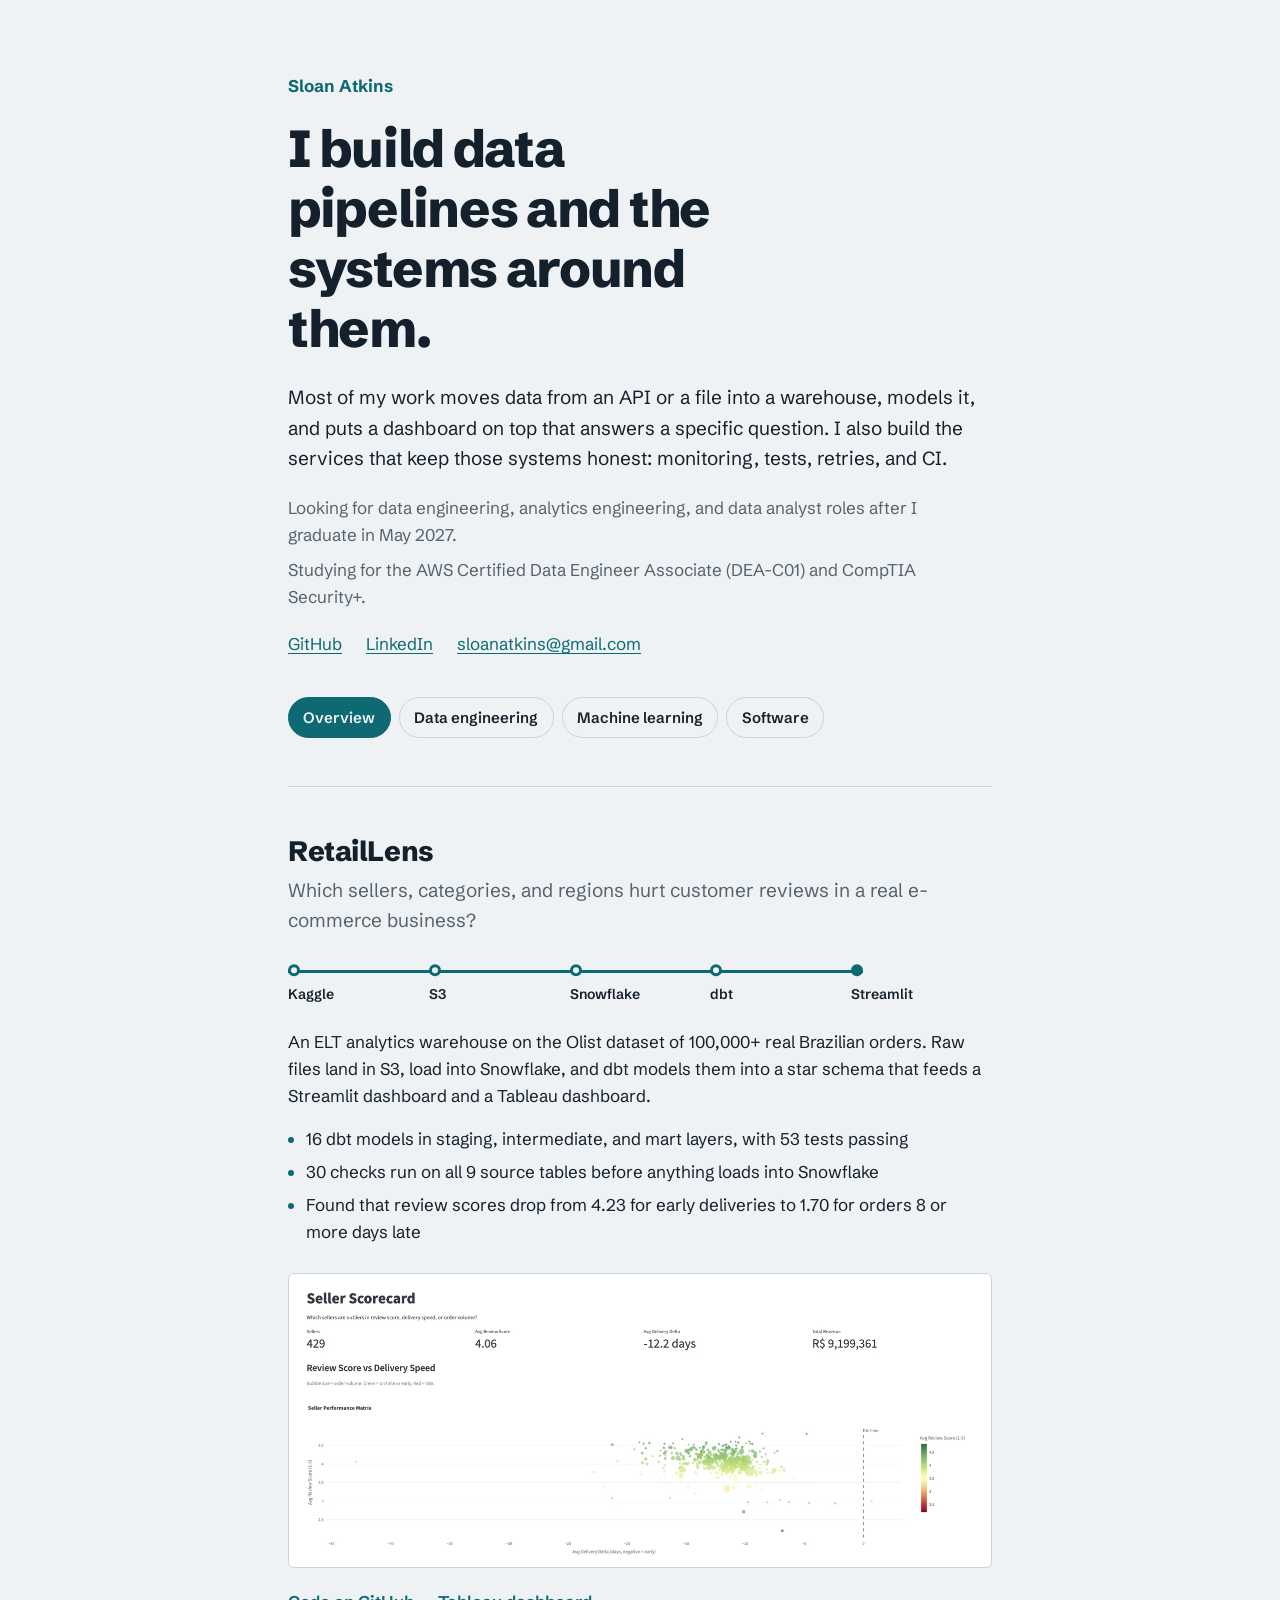
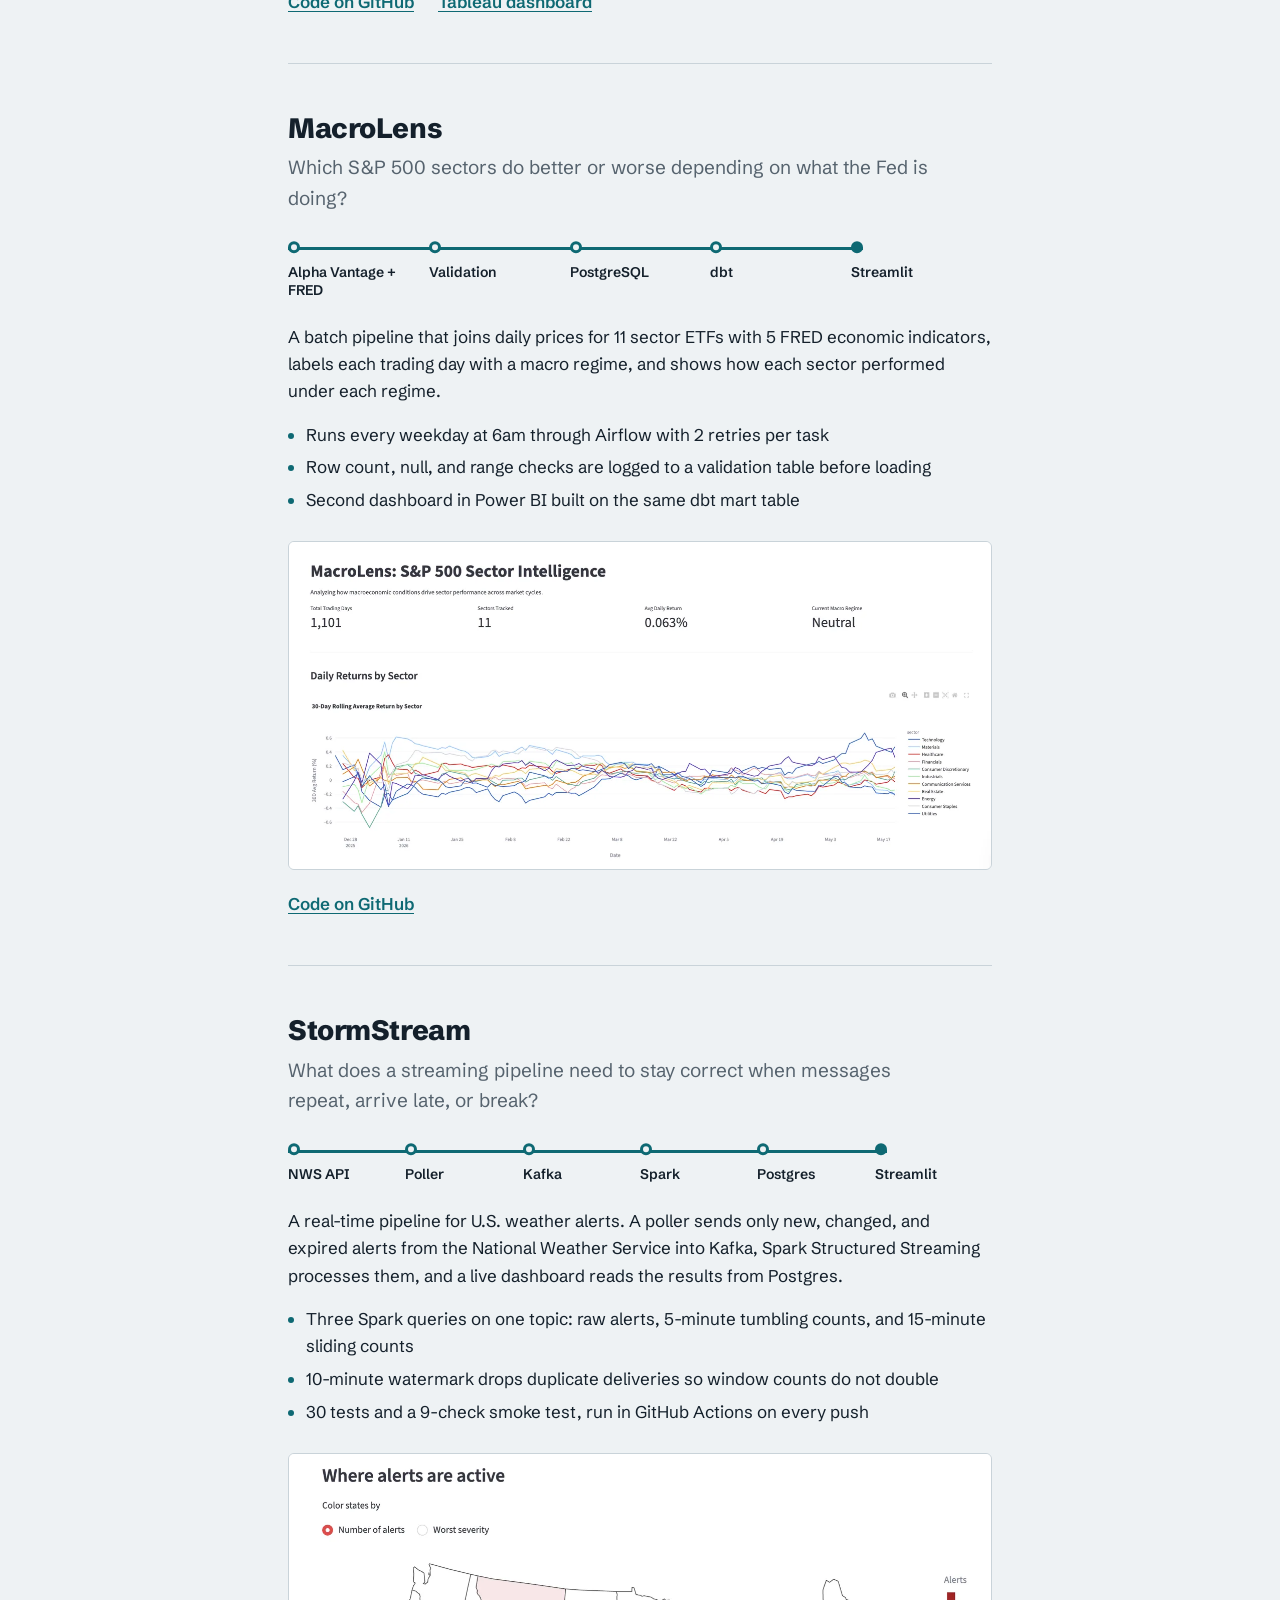
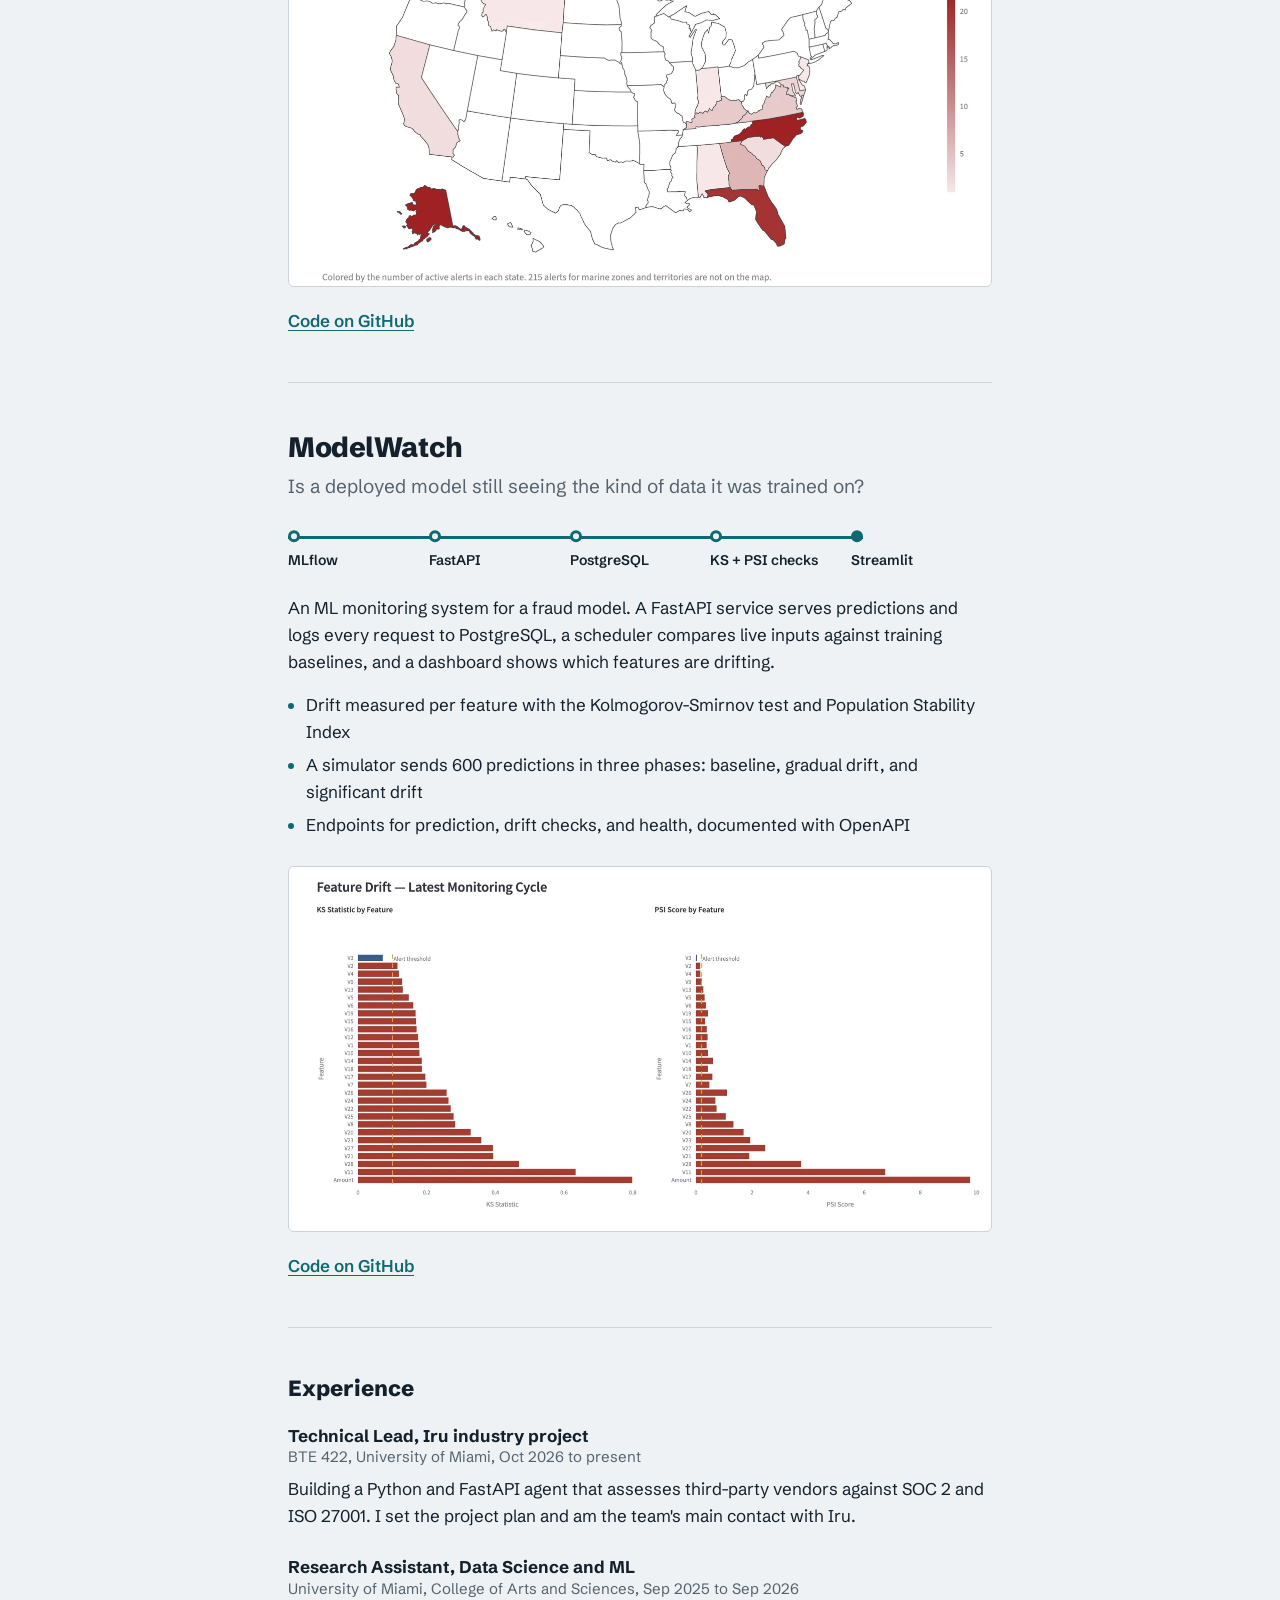
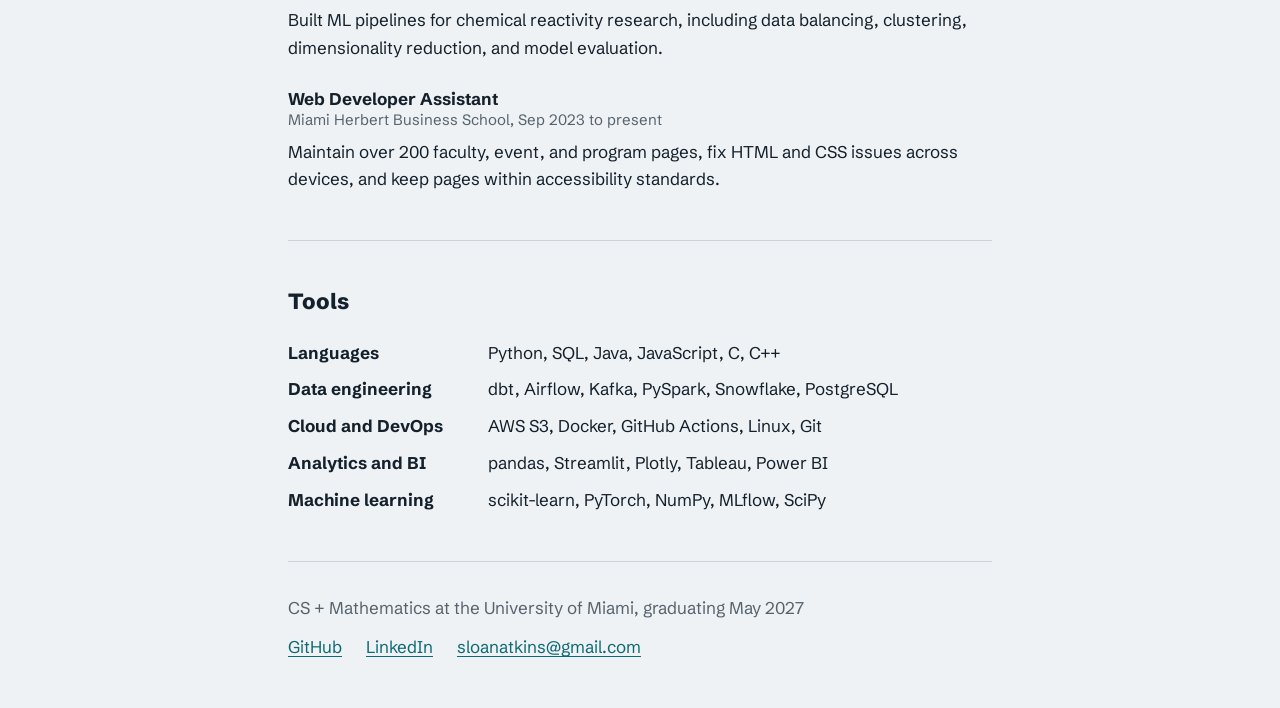
<file: index.html>
<!doctype html>
<html lang="en">
<head>
  <meta charset="utf-8">
  <meta name="viewport" content="width=device-width, initial-scale=1">
  <title>Sloan Atkins</title>
  <meta name="description" content="Data pipelines, analytics warehouses, and the systems around them. CS and Mathematics at the University of Miami.">
  <meta property="og:title" content="Sloan Atkins">
  <meta property="og:description" content="Data pipelines, analytics warehouses, and the systems around them. CS and Mathematics at the University of Miami.">
  <meta property="og:type" content="website">
  <link rel="preconnect" href="https://fonts.googleapis.com">
  <link rel="preconnect" href="https://fonts.gstatic.com" crossorigin>
  <link href="https://fonts.googleapis.com/css2?family=Schibsted+Grotesk:wght@400;600;700;800&display=swap" rel="stylesheet">
  <link rel="stylesheet" href="/assets/site.css">
</head>
<body data-track="all">
  <main id="app">
    <noscript><p>This page needs JavaScript. My projects are at <a href="https://github.com/sloanatkins">github.com/sloanatkins</a>.</p></noscript>
  </main>
  <script src="/assets/content.js"></script>
  <script src="/assets/render.js"></script>
</body>
</html>
</file>
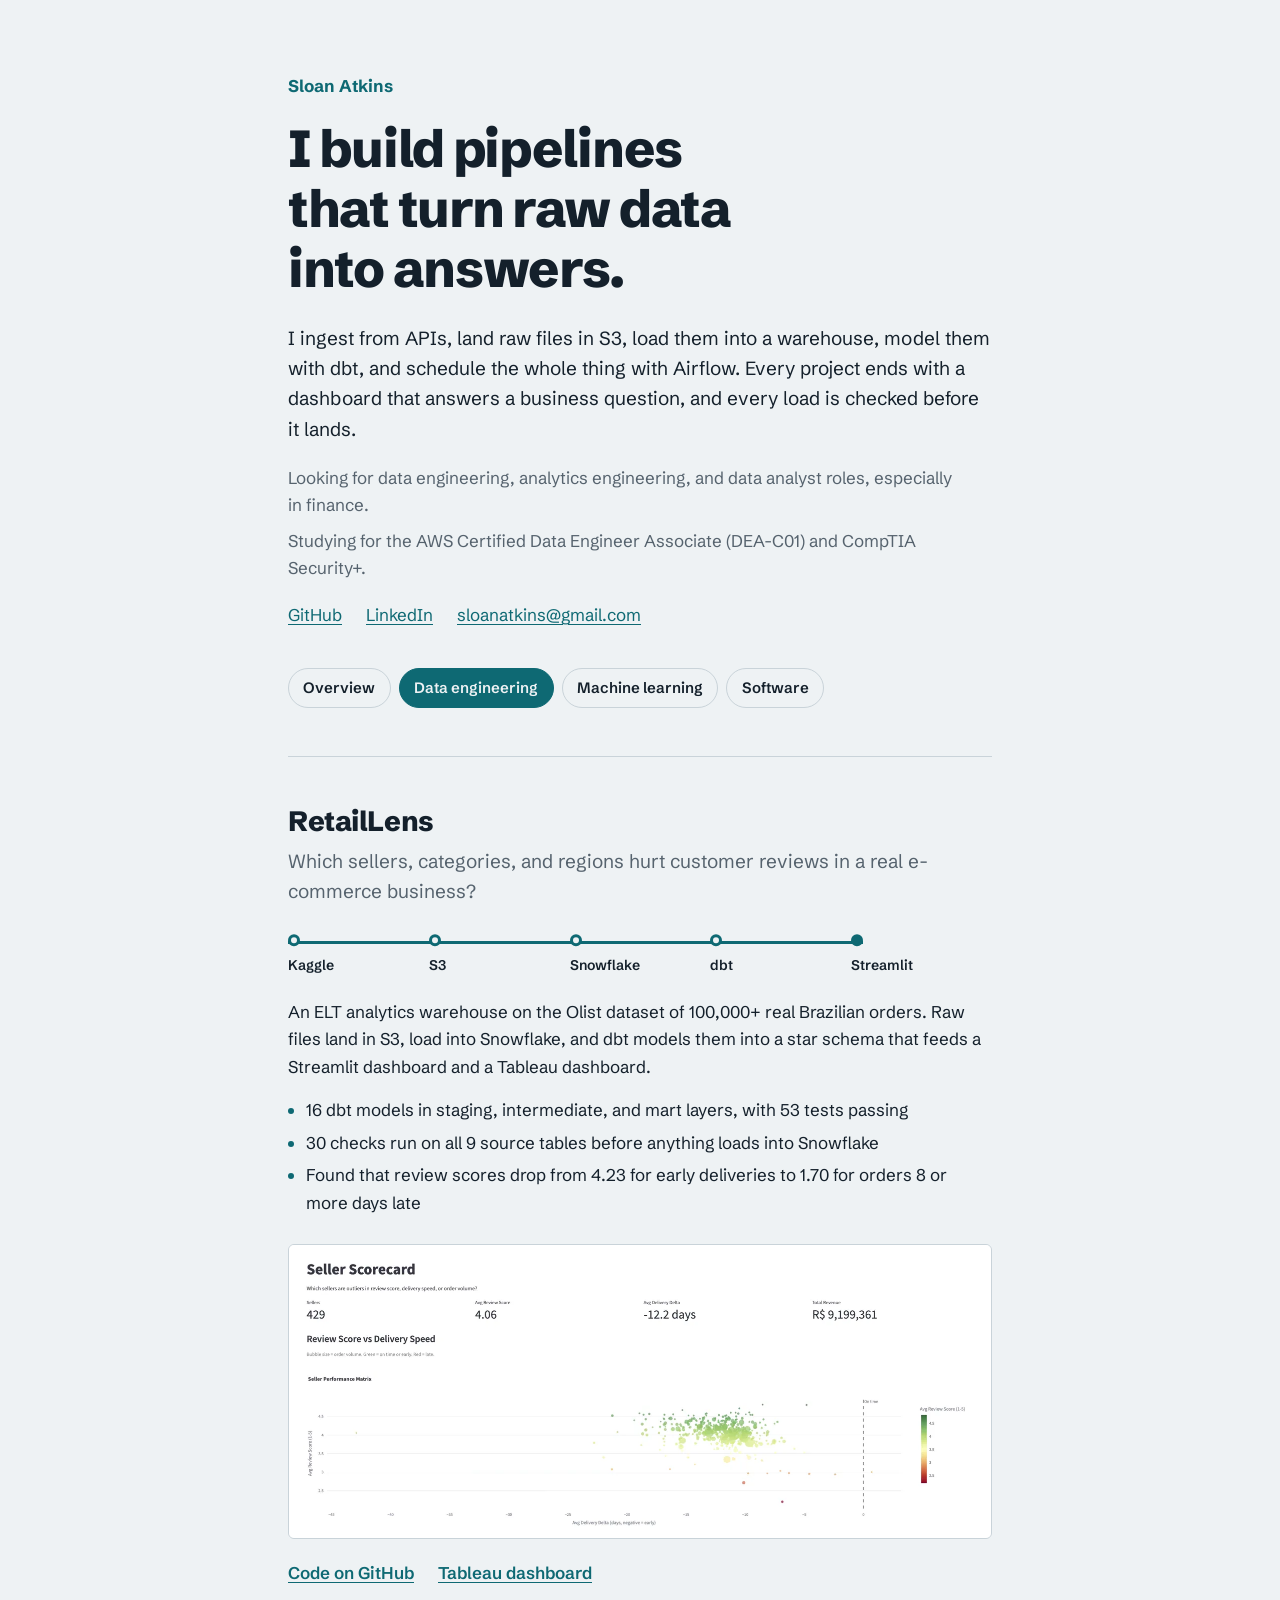
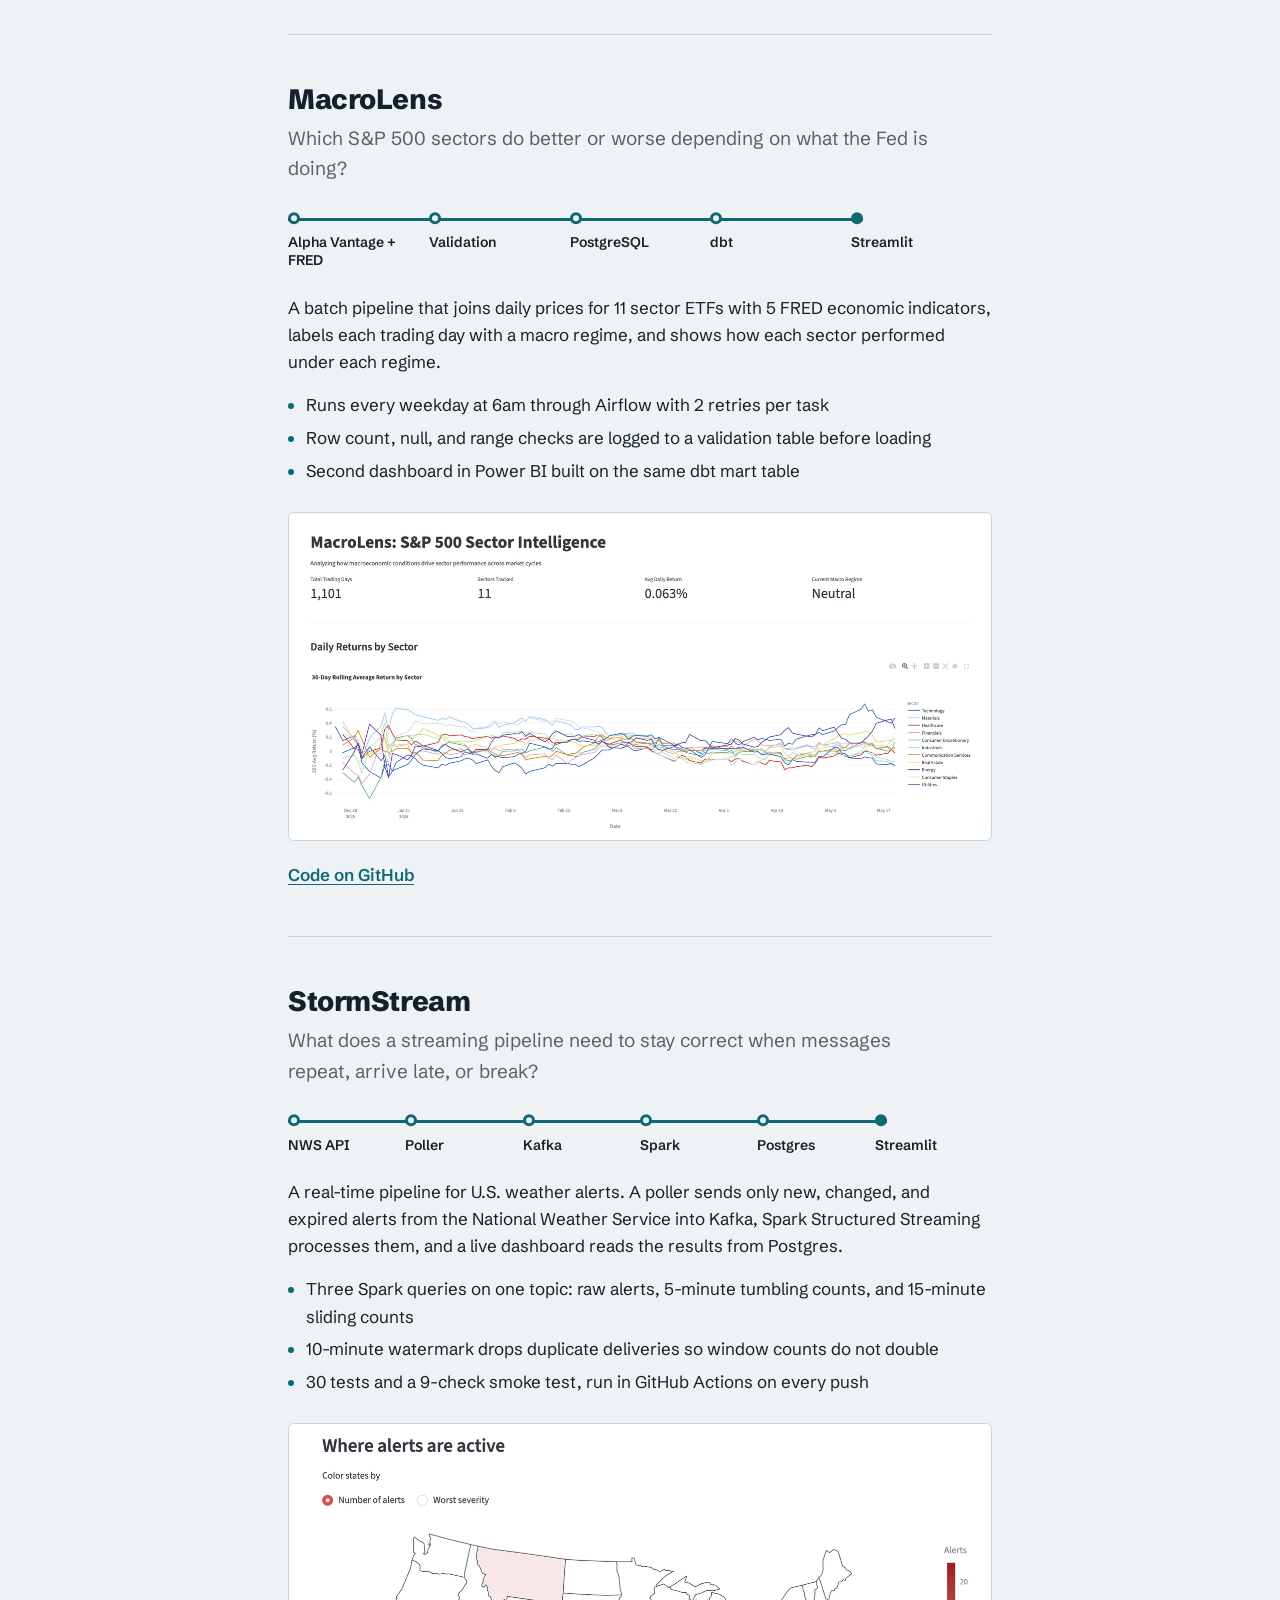
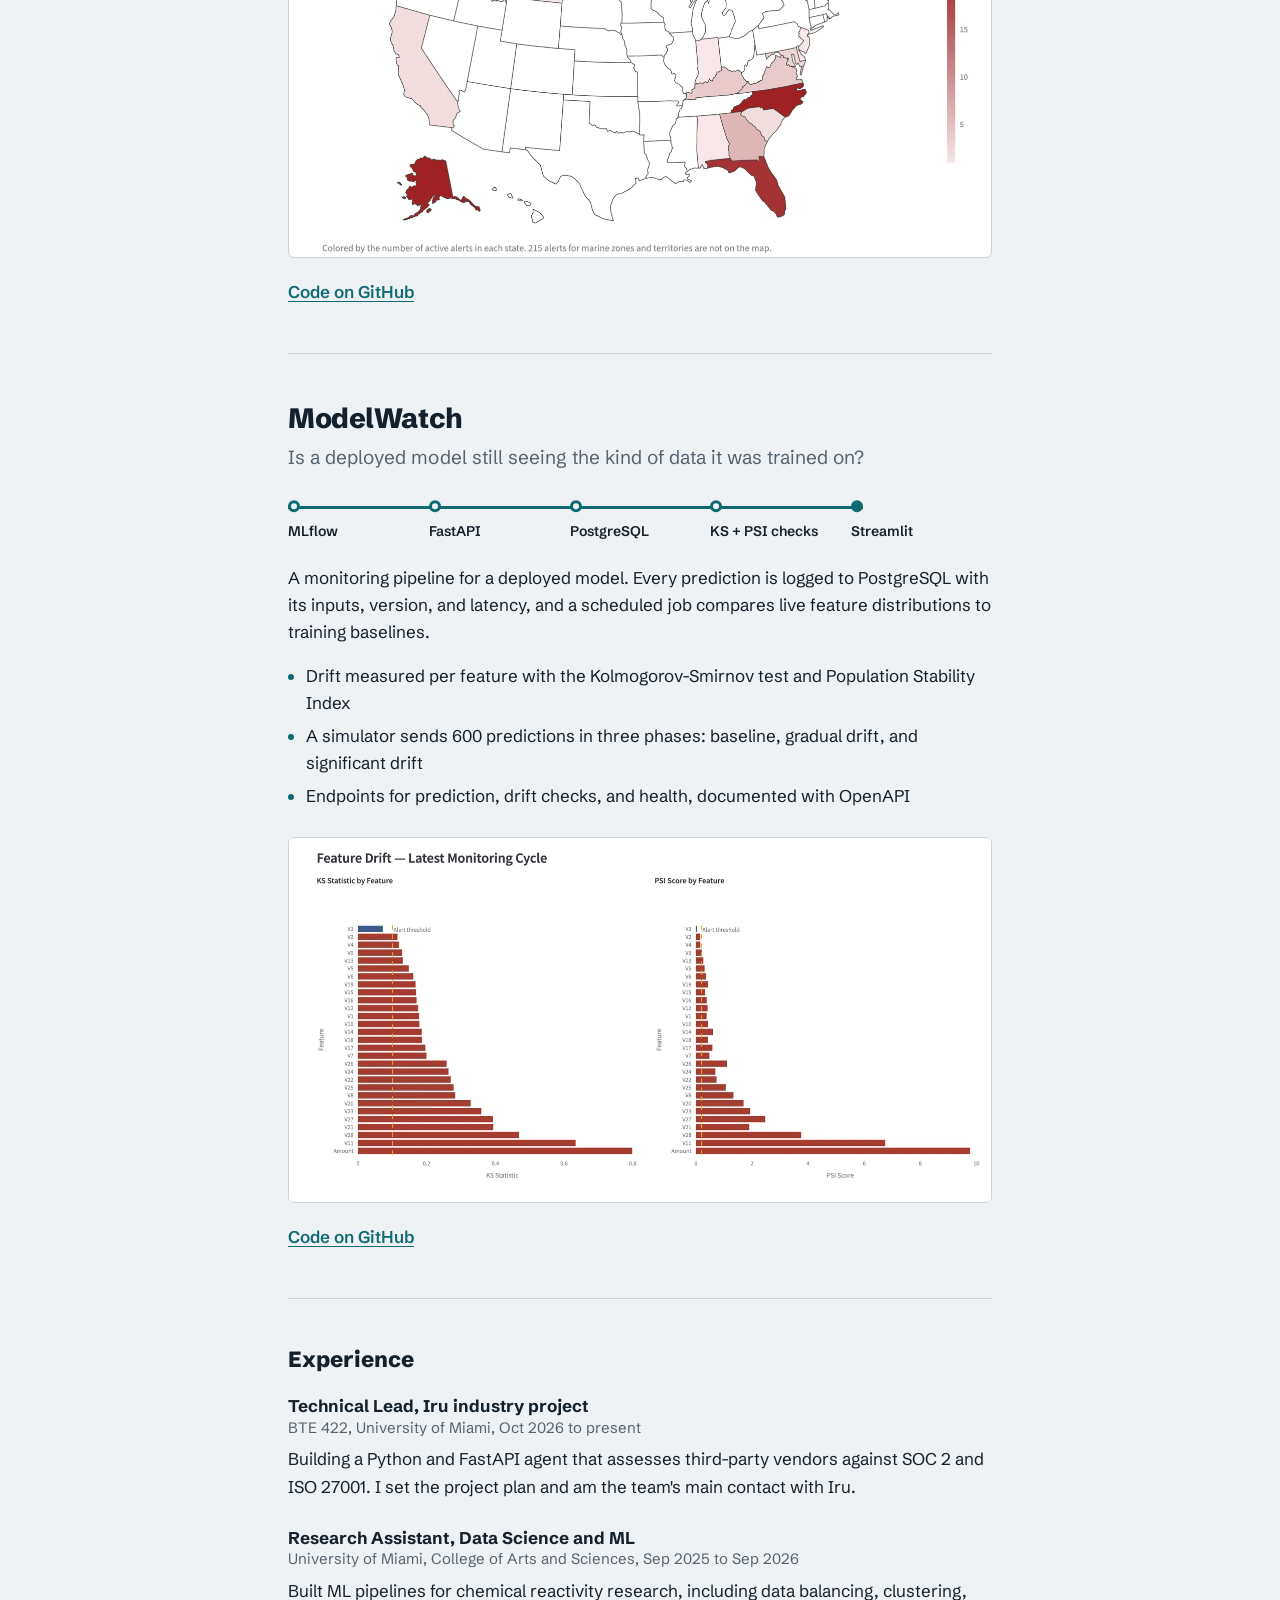
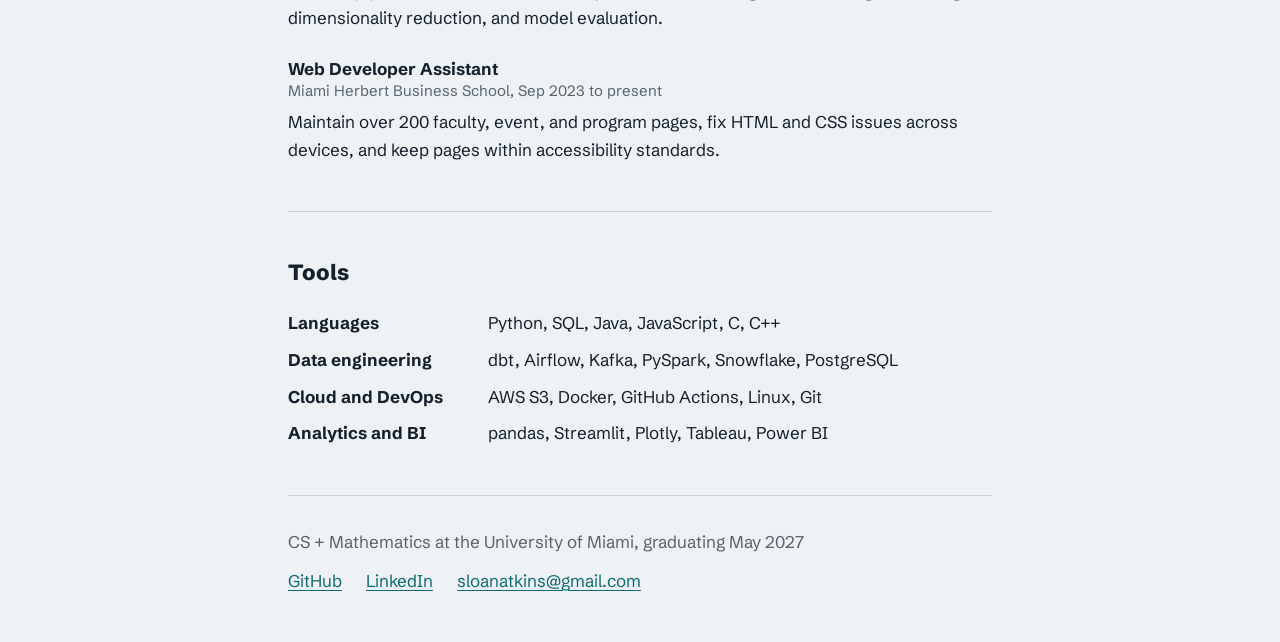
<file: data/index.html>
<!doctype html>
<html lang="en">
<head>
  <meta charset="utf-8">
  <meta name="viewport" content="width=device-width, initial-scale=1">
  <title>Sloan Atkins, data engineering</title>
  <meta name="description" content="Pipelines that turn raw data into answers: S3, Snowflake, dbt, Airflow, Kafka, and Spark.">
  <meta property="og:title" content="Sloan Atkins, data engineering">
  <meta property="og:description" content="Pipelines that turn raw data into answers: S3, Snowflake, dbt, Airflow, Kafka, and Spark.">
  <meta property="og:type" content="website">
  <link rel="preconnect" href="https://fonts.googleapis.com">
  <link rel="preconnect" href="https://fonts.gstatic.com" crossorigin>
  <link href="https://fonts.googleapis.com/css2?family=Schibsted+Grotesk:wght@400;600;700;800&display=swap" rel="stylesheet">
  <link rel="stylesheet" href="/assets/site.css">
</head>
<body data-track="data">
  <main id="app">
    <noscript><p>This page needs JavaScript. My projects are at <a href="https://github.com/sloanatkins">github.com/sloanatkins</a>.</p></noscript>
  </main>
  <script src="/assets/content.js"></script>
  <script src="/assets/render.js"></script>
</body>
</html>
</file>
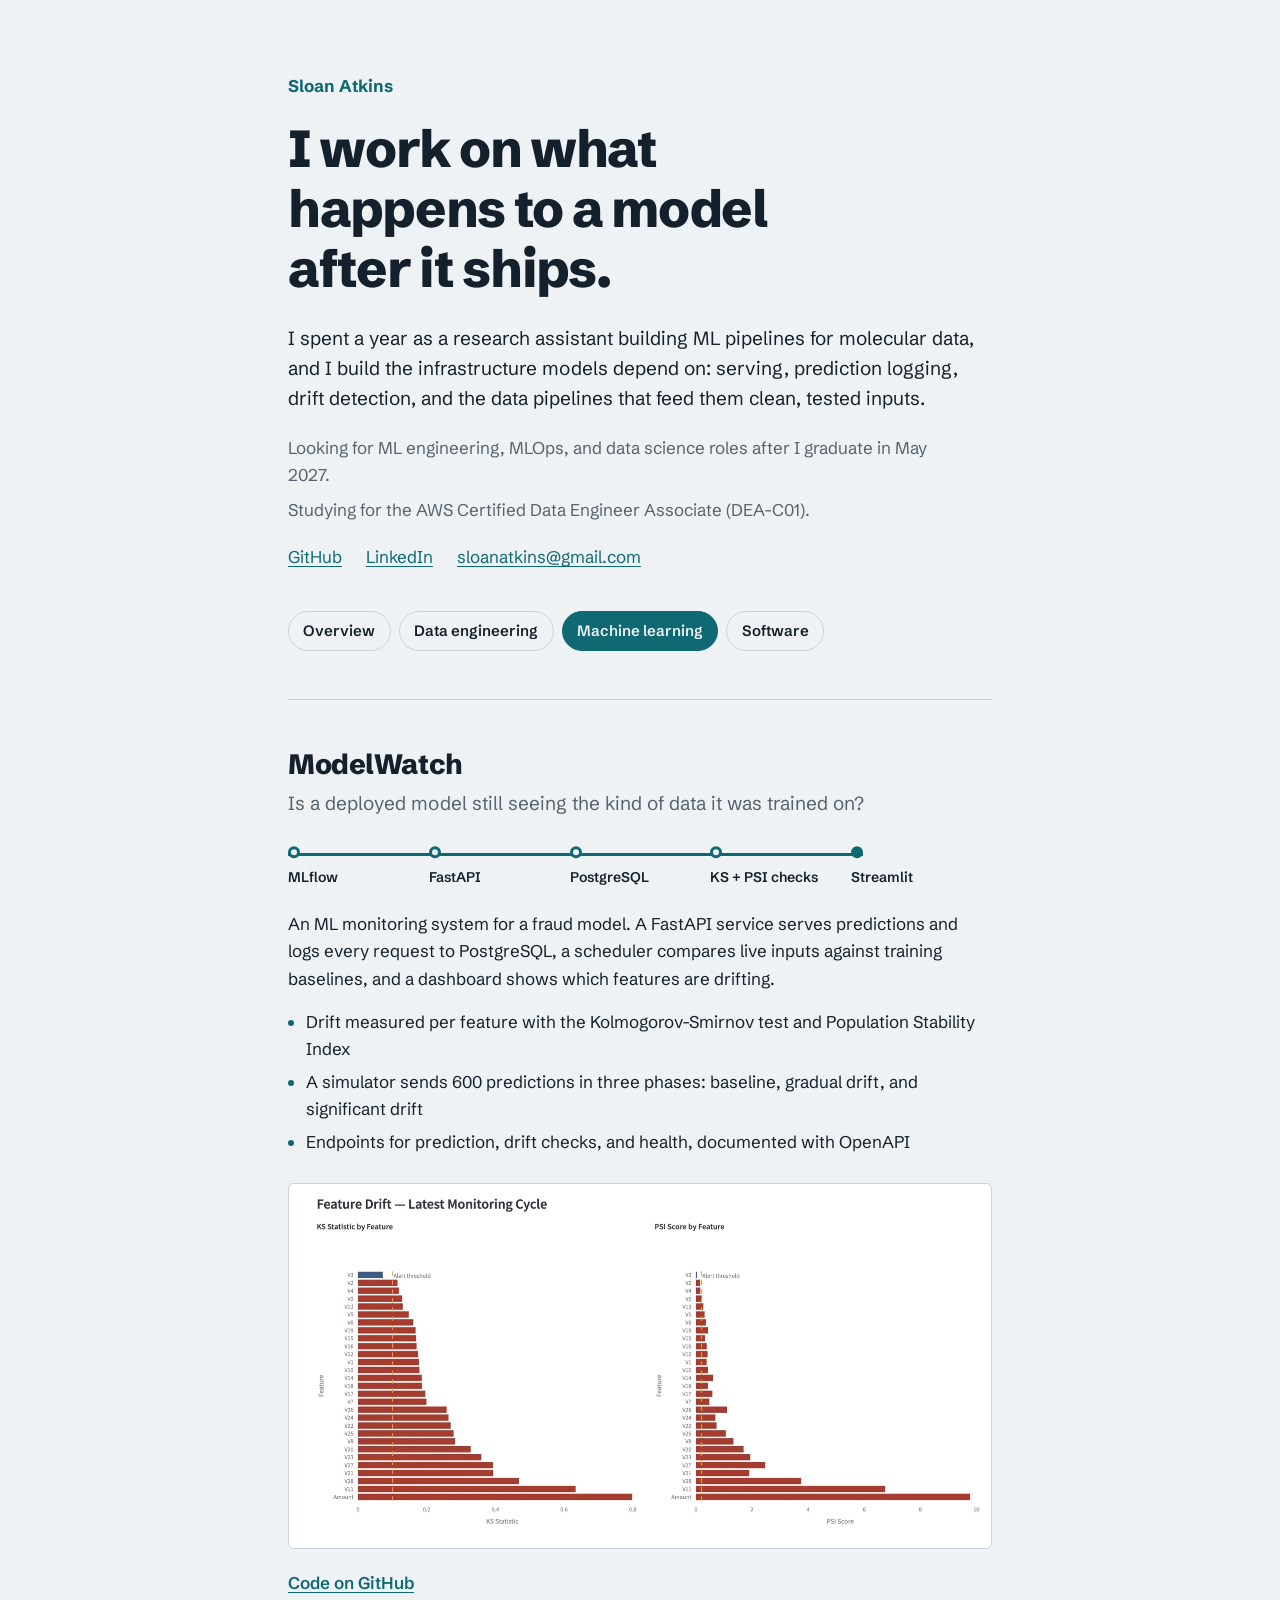
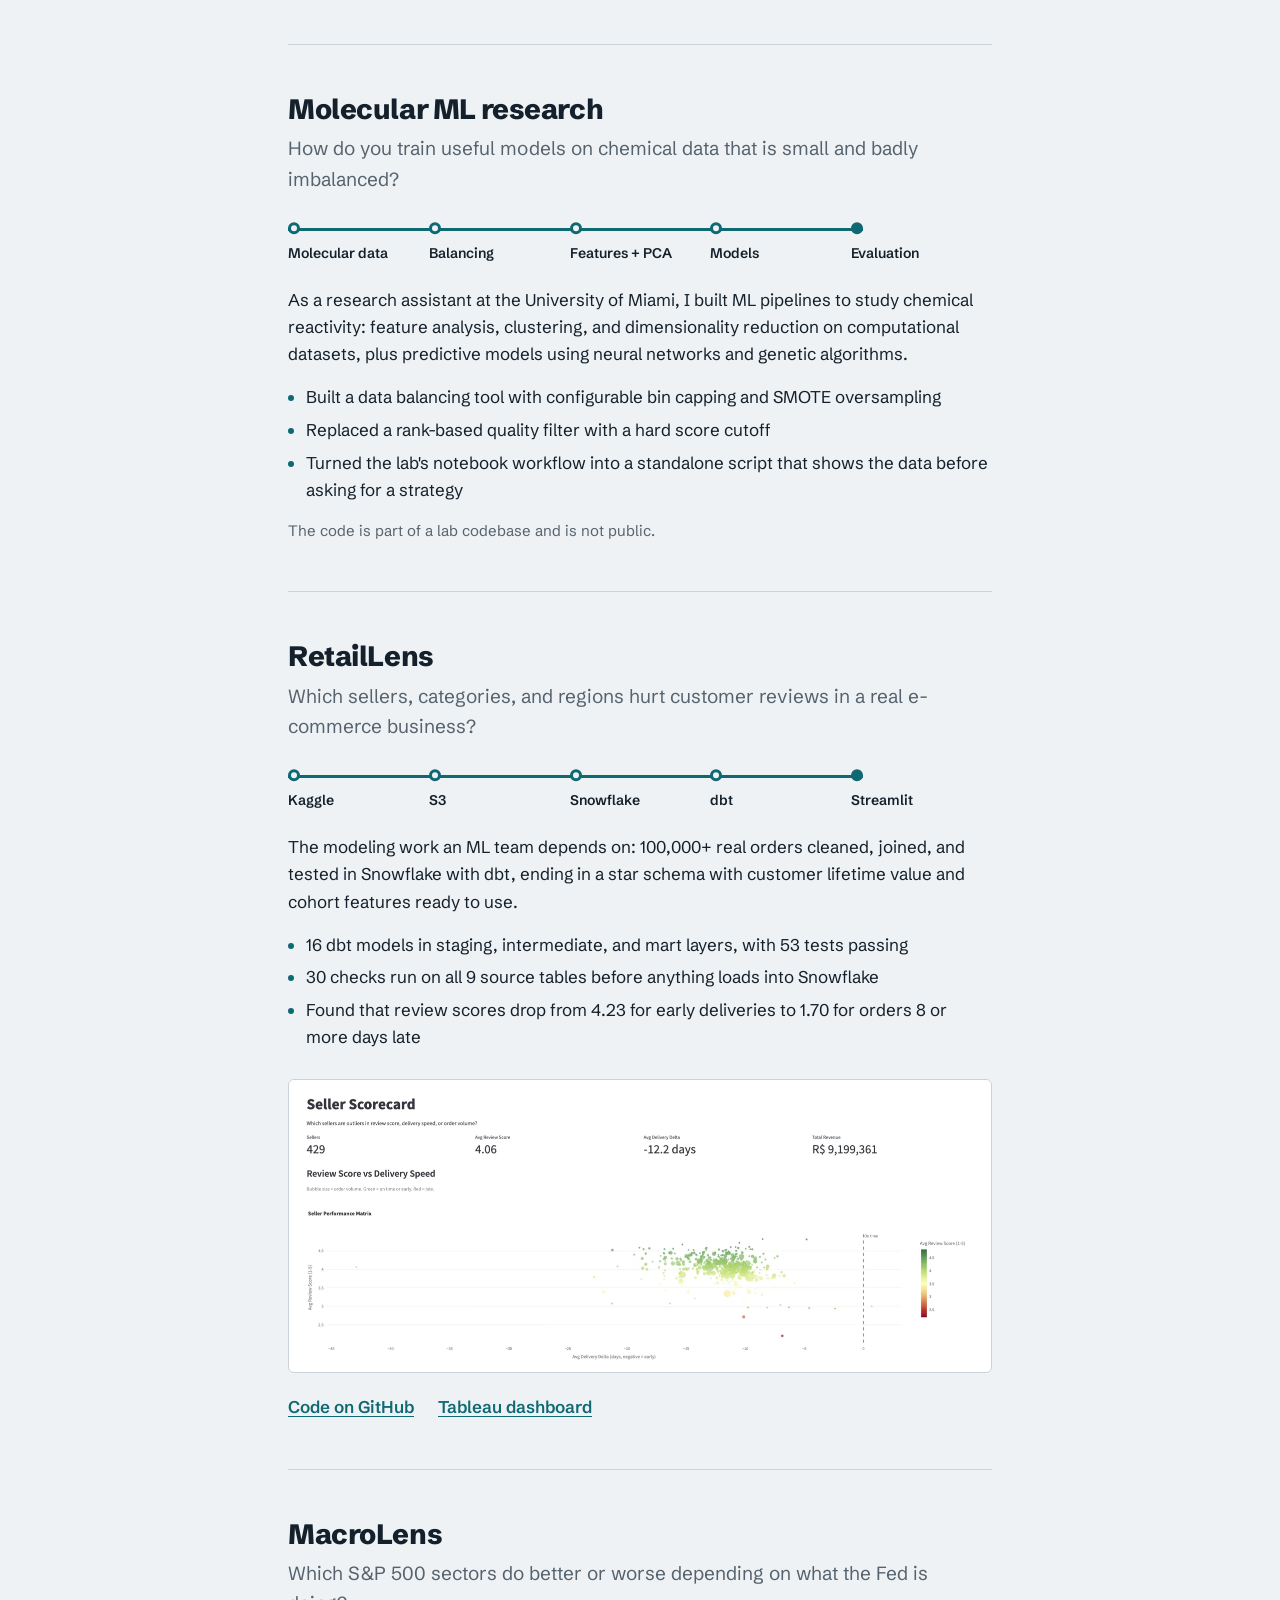
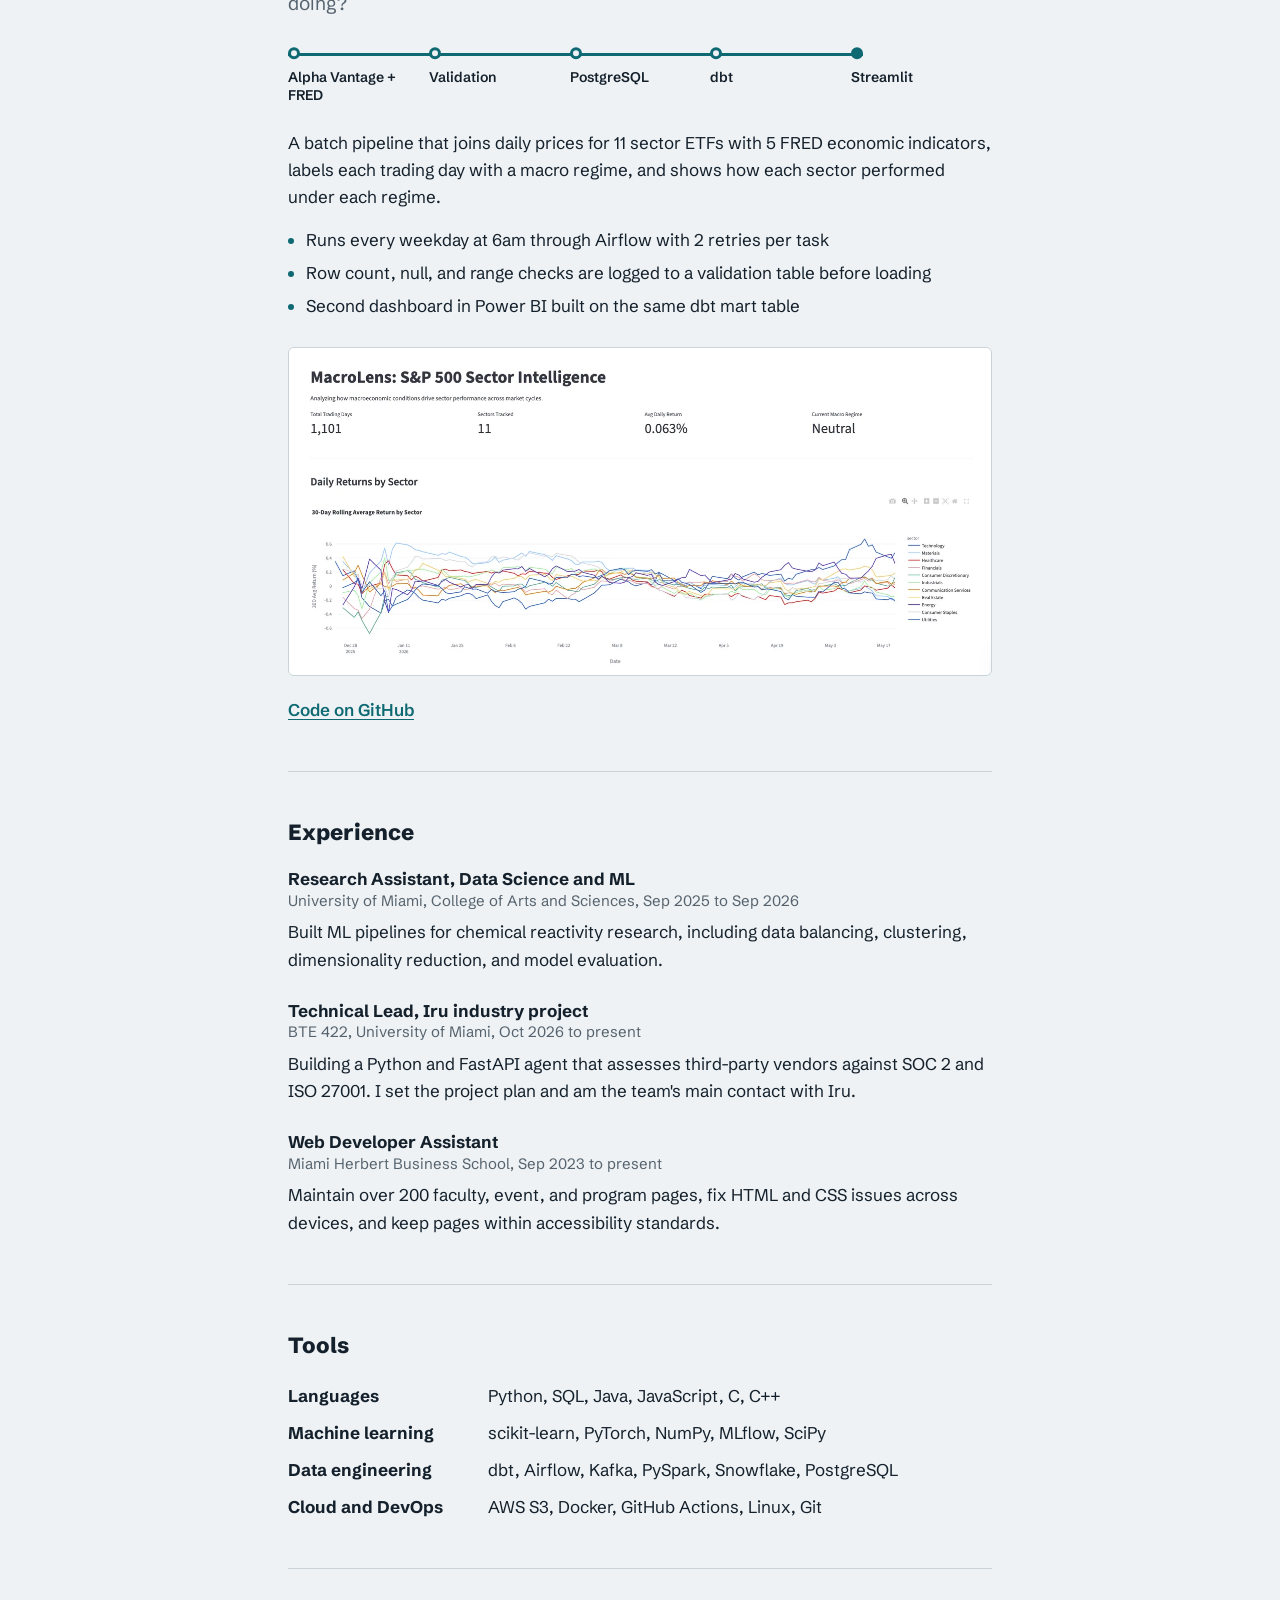
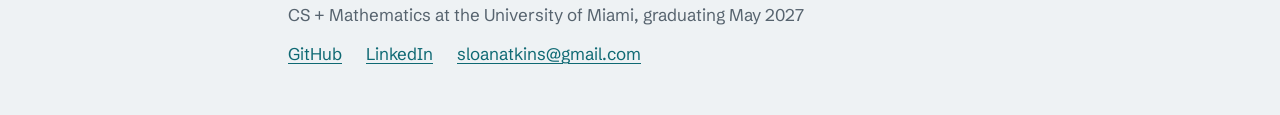
<file: ml/index.html>
<!doctype html>
<html lang="en">
<head>
  <meta charset="utf-8">
  <meta name="viewport" content="width=device-width, initial-scale=1">
  <title>Sloan Atkins, machine learning</title>
  <meta name="description" content="Model monitoring, drift detection, and ML research pipelines for molecular data.">
  <meta property="og:title" content="Sloan Atkins, machine learning">
  <meta property="og:description" content="Model monitoring, drift detection, and ML research pipelines for molecular data.">
  <meta property="og:type" content="website">
  <link rel="preconnect" href="https://fonts.googleapis.com">
  <link rel="preconnect" href="https://fonts.gstatic.com" crossorigin>
  <link href="https://fonts.googleapis.com/css2?family=Schibsted+Grotesk:wght@400;600;700;800&display=swap" rel="stylesheet">
  <link rel="stylesheet" href="/assets/site.css">
</head>
<body data-track="ml">
  <main id="app">
    <noscript><p>This page needs JavaScript. My projects are at <a href="https://github.com/sloanatkins">github.com/sloanatkins</a>.</p></noscript>
  </main>
  <script src="/assets/content.js"></script>
  <script src="/assets/render.js"></script>
</body>
</html>
</file>
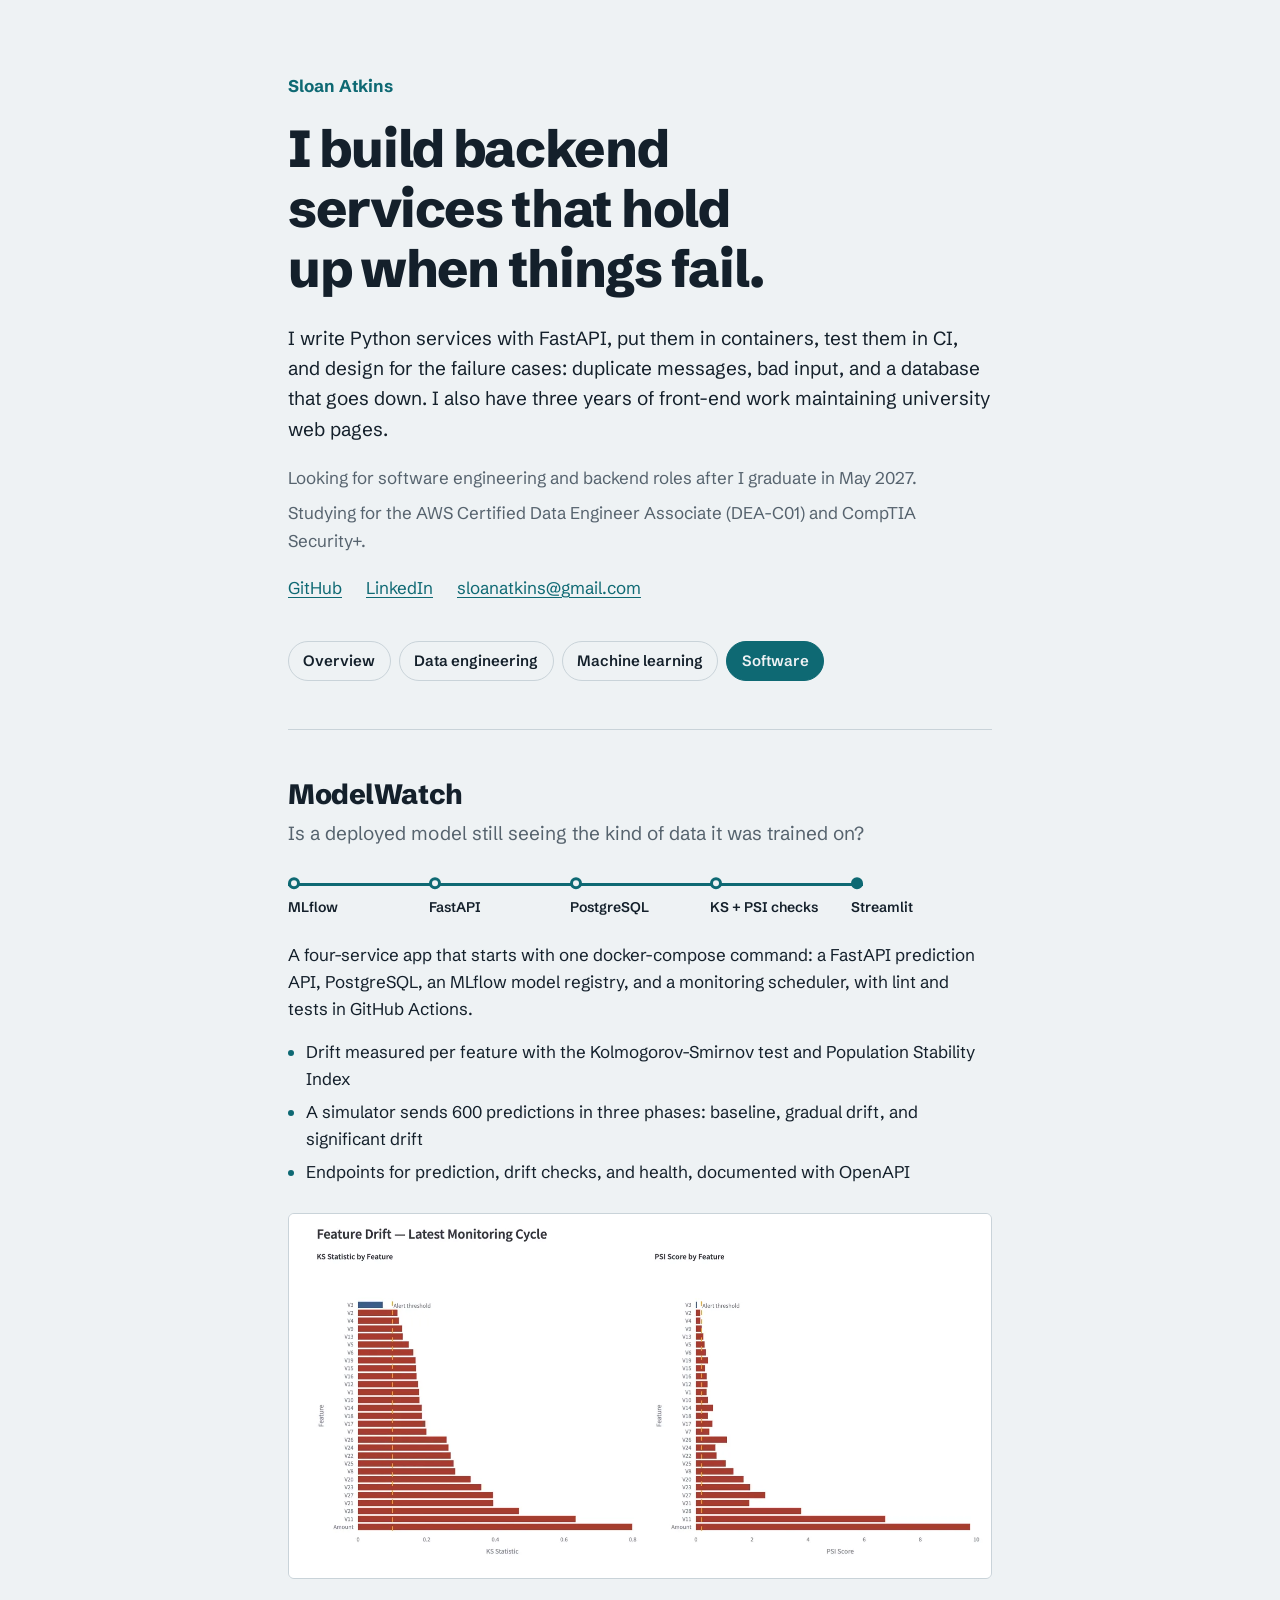
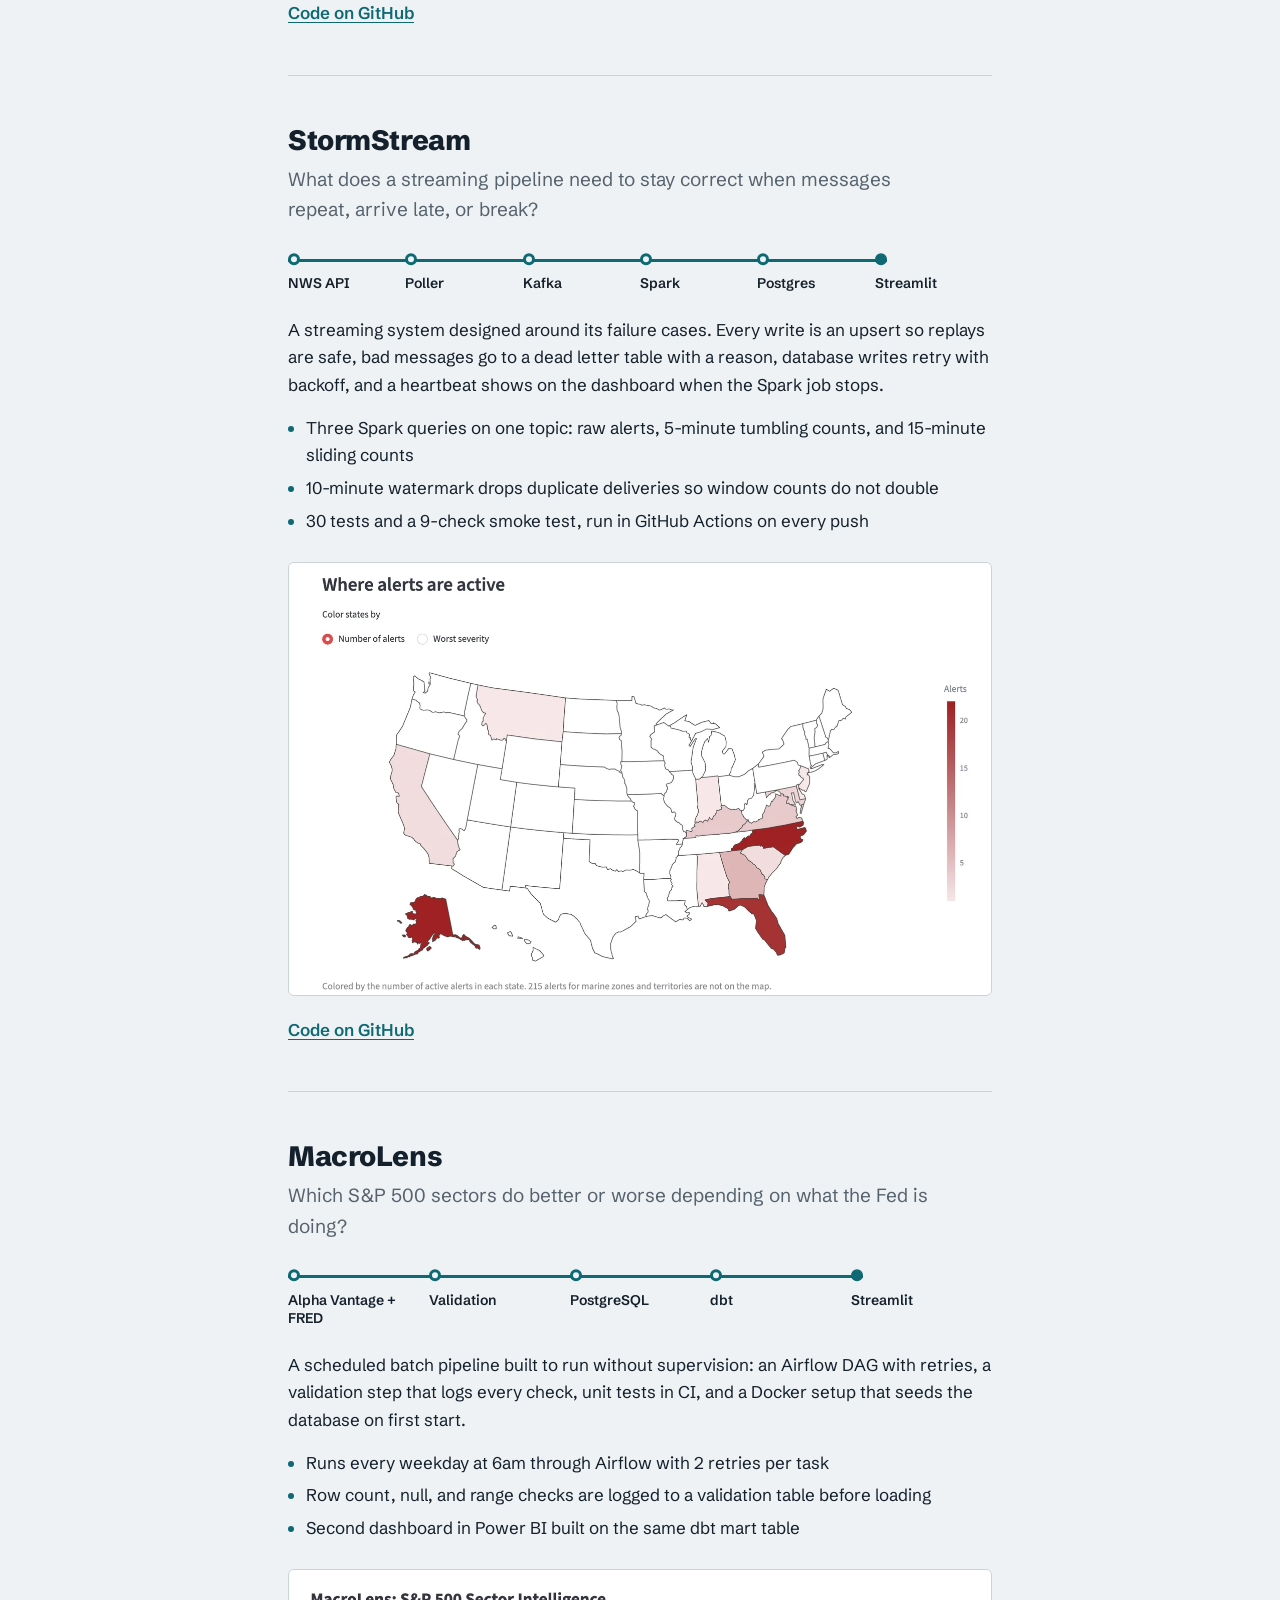
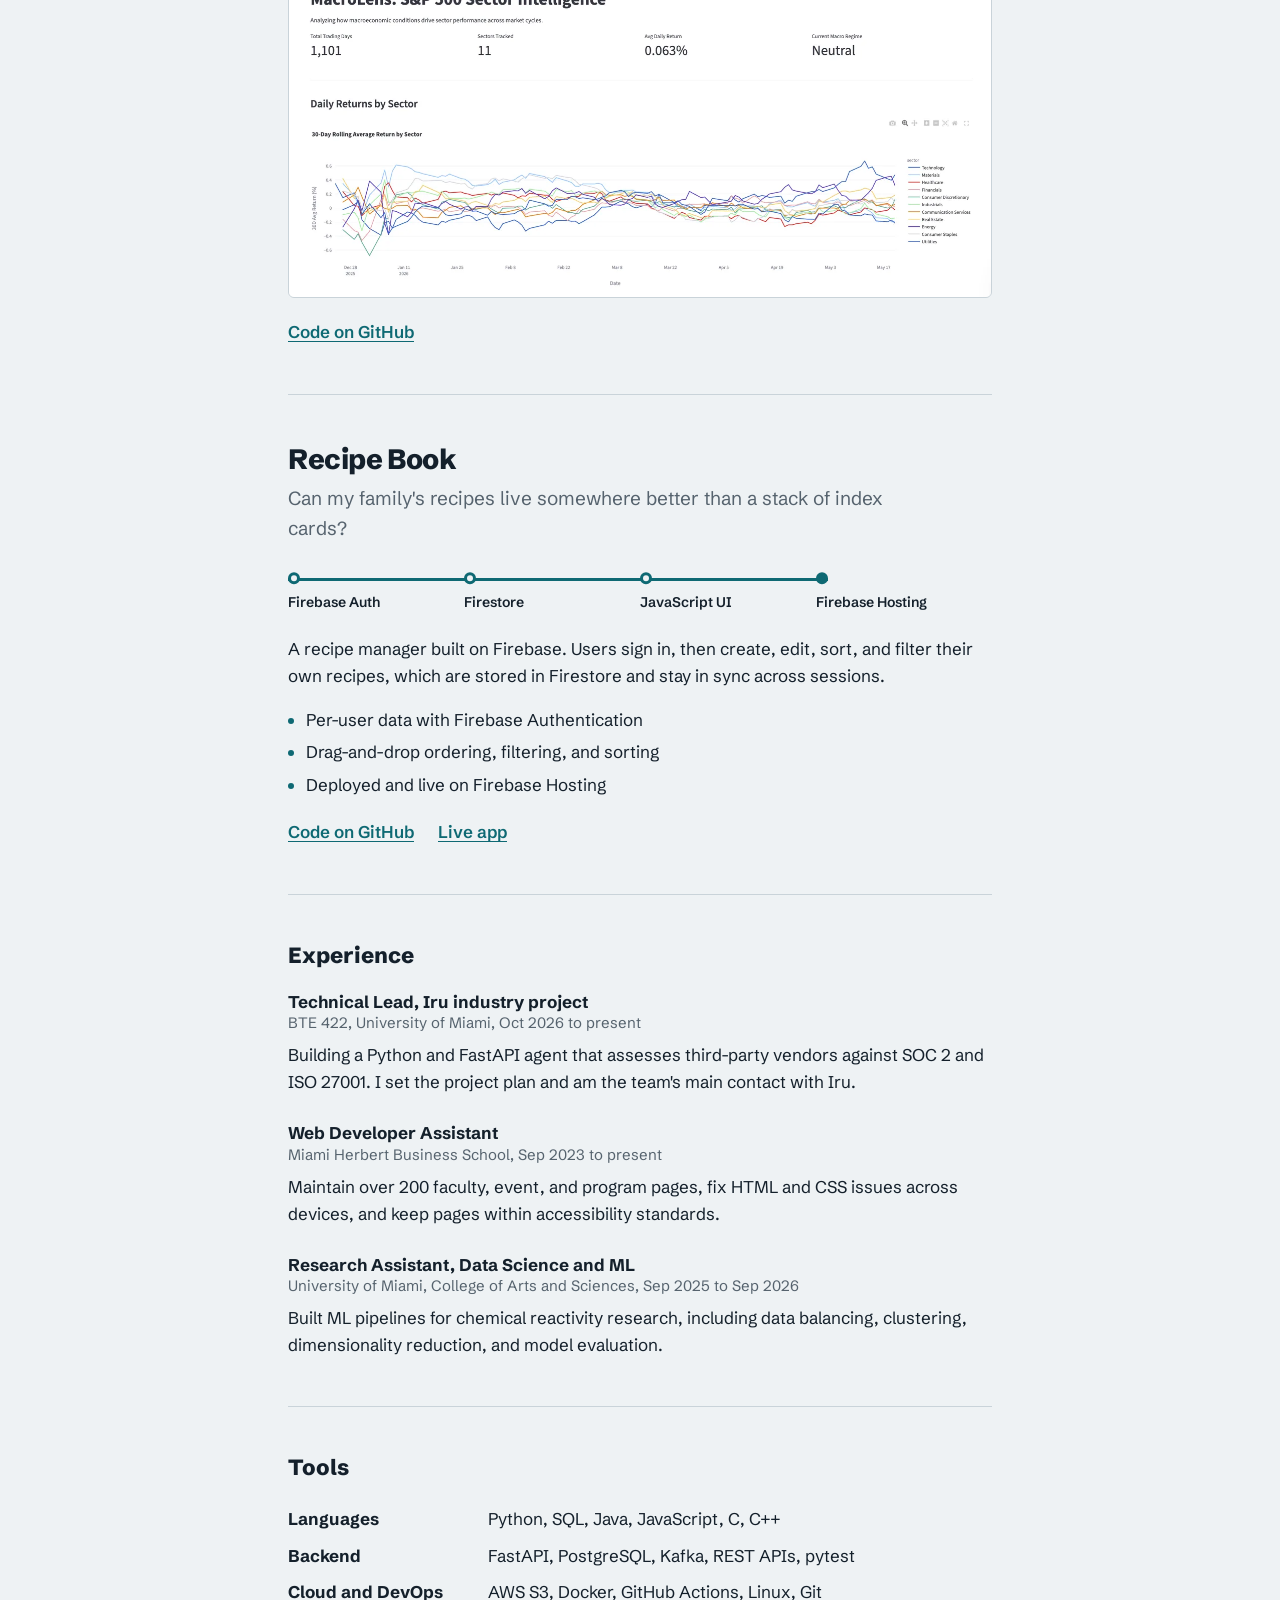
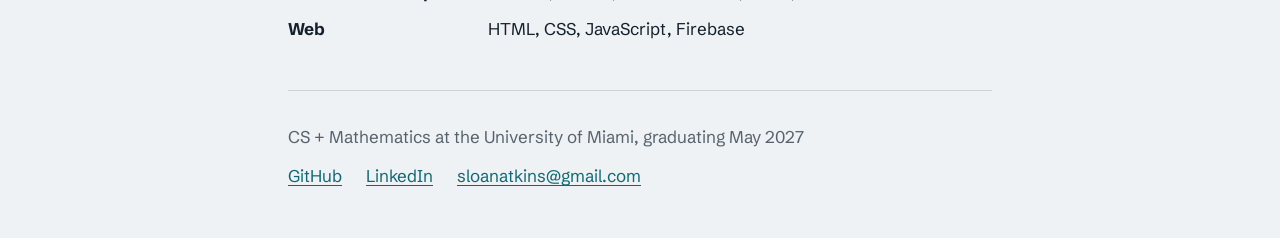
<file: software/index.html>
<!doctype html>
<html lang="en">
<head>
  <meta charset="utf-8">
  <meta name="viewport" content="width=device-width, initial-scale=1">
  <title>Sloan Atkins, software</title>
  <meta name="description" content="Python backend services with FastAPI, Docker, Kafka, and CI, designed around their failure cases.">
  <meta property="og:title" content="Sloan Atkins, software">
  <meta property="og:description" content="Python backend services with FastAPI, Docker, Kafka, and CI, designed around their failure cases.">
  <meta property="og:type" content="website">
  <link rel="preconnect" href="https://fonts.googleapis.com">
  <link rel="preconnect" href="https://fonts.gstatic.com" crossorigin>
  <link href="https://fonts.googleapis.com/css2?family=Schibsted+Grotesk:wght@400;600;700;800&display=swap" rel="stylesheet">
  <link rel="stylesheet" href="/assets/site.css">
</head>
<body data-track="software">
  <main id="app">
    <noscript><p>This page needs JavaScript. My projects are at <a href="https://github.com/sloanatkins">github.com/sloanatkins</a>.</p></noscript>
  </main>
  <script src="/assets/content.js"></script>
  <script src="/assets/render.js"></script>
</body>
</html>
</file>
<file: assets/site.css>
/* ── Tokens ── */
:root {
  --bg: #eef2f4;
  --surface: #ffffff;
  --ink: #14202b;
  --muted: #56636e;
  --line: #c9d3d9;
  --accent: #0e6973;
  --accent-soft: #d5e8ea;
  color-scheme: light;
}
@media (prefers-color-scheme: dark) {
  :root:not([data-theme="light"]) {
    --bg: #10181f;
    --surface: #17222b;
    --ink: #e3eaee;
    --muted: #96a4ae;
    --line: #2b3b47;
    --accent: #5cb8bf;
    --accent-soft: #17363b;
    color-scheme: dark;
  }
}
:root[data-theme="dark"] {
  --bg: #10181f;
  --surface: #17222b;
  --ink: #e3eaee;
  --muted: #96a4ae;
  --line: #2b3b47;
  --accent: #5cb8bf;
  --accent-soft: #17363b;
  color-scheme: dark;
}

/* ── Base ── */
* { box-sizing: border-box; }
html { -webkit-text-size-adjust: 100%; }
body {
  margin: 0;
  background: var(--bg);
  color: var(--ink);
  font-family: "Schibsted Grotesk", system-ui, sans-serif;
  font-size: 1.0625rem;
  line-height: 1.6;
}
#app {
  max-width: 46rem;
  margin: 0 auto;
  padding: 4.5rem 1rem 3rem;
}
a { color: var(--accent); text-underline-offset: 0.18em; text-decoration-thickness: 1px; }
a:hover { text-decoration-thickness: 2px; }
a:focus-visible { outline: 2px solid var(--accent); outline-offset: 3px; border-radius: 2px; }
h1, h2, h3 { line-height: 1.15; margin: 0; }
p { margin: 0; }

/* ── Intro ── */
.intro { padding-bottom: 3rem; }
.name { font-weight: 700; font-size: 1.0625rem; color: var(--accent); margin-bottom: 1.25rem; }
.intro h1 {
  font-size: clamp(2.1rem, 6vw, 3.25rem);
  font-weight: 800;
  letter-spacing: -0.025em;
  max-width: 15ch;
  margin-bottom: 1.5rem;
}
.lede { font-size: 1.1875rem; max-width: 38em; margin-bottom: 1.25rem; }
.seeking, .certs { color: var(--muted); max-width: 40em; }
.certs { margin-top: 0.5rem; }
.contact { display: flex; flex-wrap: wrap; gap: 0.4rem 1.5rem; margin-top: 1.25rem; }

.tracks {
  display: flex;
  flex-wrap: wrap;
  gap: 0.5rem;
  margin-top: 2.5rem;
}
.tracks a {
  color: var(--ink);
  text-decoration: none;
  font-weight: 600;
  font-size: 0.9375rem;
  padding: 0.45rem 0.9rem;
  border: 1px solid var(--line);
  border-radius: 999px;
}
.tracks a:hover { border-color: var(--accent); }
.tracks a[aria-current="page"] {
  background: var(--accent);
  border-color: var(--accent);
  color: var(--bg);
}

/* ── Projects ── */
.project {
  border-top: 1px solid var(--line);
  padding: 3rem 0;
}
.project h2 { font-size: 1.75rem; font-weight: 800; letter-spacing: -0.015em; }
.question { font-size: 1.1875rem; color: var(--muted); margin-top: 0.5rem; max-width: 34em; }
.summary { margin-top: 1.5rem; }
.facts { margin: 1rem 0 0; padding-left: 1.1rem; }
.facts li { margin-bottom: 0.35rem; }
.facts li::marker { color: var(--accent); }
.note { margin-top: 1rem; color: var(--muted); font-size: 0.9375rem; }
.project-links { display: flex; flex-wrap: wrap; gap: 0.4rem 1.5rem; margin-top: 1.25rem; font-weight: 600; }

figure { margin: 1.75rem 0 0; }
figure img {
  display: block;
  width: 100%;
  height: auto;
  border: 1px solid var(--line);
  border-radius: 6px;
  background: #fff;
}

/* The pipeline rail: each stage is a stop on one line */
.rail {
  list-style: none;
  display: flex;
  margin: 1.75rem 0 0;
  padding: 0;
}
.rail li {
  flex: 1 1 0;
  position: relative;
  padding-top: 1.35rem;
  font-size: 0.875rem;
  font-weight: 600;
  line-height: 1.3;
  padding-right: 0.5rem;
}
.rail li::before {
  content: "";
  position: absolute;
  top: 0.38rem;
  left: 0;
  right: 0;
  height: 3px;
  background: var(--accent);
}
.rail li:last-child::before { right: auto; width: 0.75rem; }
.rail li::after {
  content: "";
  position: absolute;
  top: 0;
  left: 0;
  width: 0.75rem;
  height: 0.75rem;
  border-radius: 50%;
  background: var(--bg);
  border: 3px solid var(--accent);
  box-sizing: border-box;
  transform: translateY(0.02rem);
}
.rail li:last-child::after { background: var(--accent); }

@media (max-width: 560px) {
  .rail { flex-direction: column; gap: 0; }
  .rail li { padding: 0 0 0.85rem 1.5rem; }
  .rail li::before { top: 0.4rem; bottom: -0.4rem; left: 0.33rem; right: auto; width: 3px; height: auto; }
  .rail li:last-child::before { display: none; }
  .rail li::after { top: 0.3rem; }
}

/* ── Experience and tools ── */
.experience, .tools { border-top: 1px solid var(--line); padding: 3rem 0; }
.experience h2, .tools h2 { font-size: 1.375rem; font-weight: 800; margin-bottom: 1.5rem; }
.job { margin-bottom: 1.75rem; }
.job:last-child { margin-bottom: 0; }
.job h3 { font-size: 1.0625rem; font-weight: 700; }
.where { color: var(--muted); font-size: 0.9375rem; margin-bottom: 0.35rem; }

.tools dl { display: grid; grid-template-columns: 11rem 1fr; gap: 0.6rem 1.5rem; margin: 0; }
.tools dt { font-weight: 700; }
.tools dd { margin: 0; }
@media (max-width: 560px) {
  .tools dl { grid-template-columns: 1fr; gap: 0.1rem; }
  .tools dd { margin-bottom: 0.8rem; }
}

footer { border-top: 1px solid var(--line); padding-top: 2rem; color: var(--muted); }
footer .contact { margin-top: 0.75rem; }

@media (max-width: 560px) {
  #app { padding-top: 3rem; }
}
</file>
